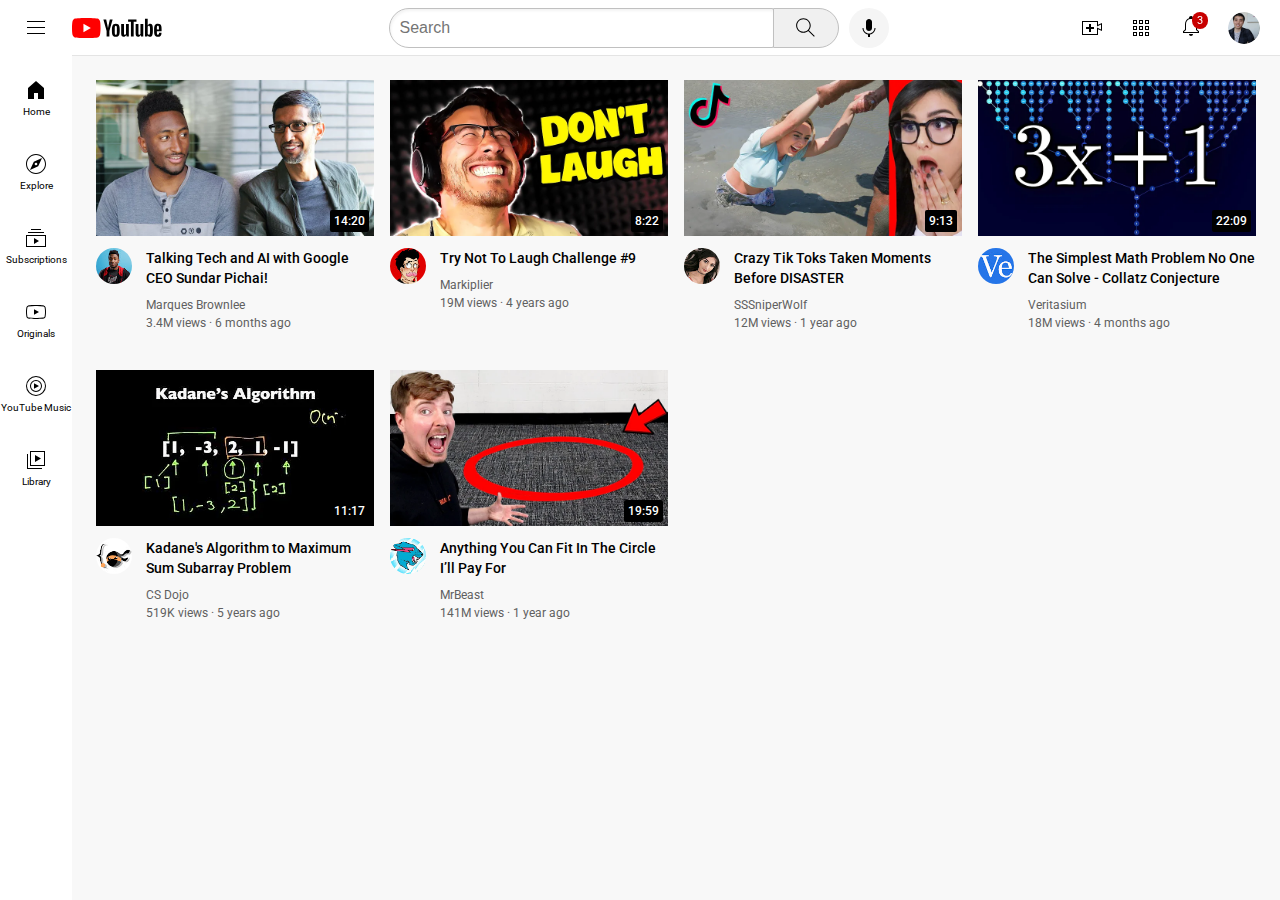
<file: youtube/index.html>
<!DOCTYPE html>
<html>
  <head>
    <title>YouTube.com Clone</title>

    <link rel="preconnect" href="https://fonts.googleapis.com">
    <link rel="preconnect" href="https://fonts.gstatic.com" crossorigin>
    <link href="https://fonts.googleapis.com/css2?family=Roboto:wght@400;500;700&display=swap" rel="stylesheet">

    <link rel="stylesheet" href="styles/general.css">
    <link rel="stylesheet" href="styles/header.css">
    <link rel="stylesheet" href="styles/video.css">
    <link rel="stylesheet" href="styles/sidebar.css">
  </head>
  <body>
    <header class="header">
      <div class="left-section">
        <img class="hamburger-menu" src="icons/hamburger-menu.svg">
        <img class="youtube-logo" src="icons/youtube-logo.svg">
      </div>
      <div class="middle-section">
        <input class="search-bar" type="text" placeholder="Search">
        <button class="search-button">
          <img class="search-icon" src="icons/search.svg">
          <div class="tooltip">Search</div>
        </button>
        <!-- Put position absolute inside position relative -->
        <button class="voice-search-button">
          <img class="voice-search-icon" src="icons/voice-search-icon.svg">
          <div class="tooltip">Search with your voice</div>
        </button>
      </div>
      <div class="right-section">
        <div class="upload-icon-container">
          <img class="upload-icon" src="icons/upload.svg">
          <div class="tooltip">Create</div>
        </div>
        <img class="youtube-apps-icon" src="icons/youtube-apps.svg">
        <div class="notifications-icon-container">
          <img class="notifications-icon" src="icons/notifications.svg">
          <div class="notifications-count">3</div>
        </div>
        <img class="current-user-picture" src="channel-pictures/my-channel.jpeg">
      </div>
    </header>

    <nav class="sidebar">
      <div class="sidebar-link">
        <img src="icons/home.svg">
        <div>Home</div>
      </div>
      <div class="sidebar-link">
        <img src="icons/explore.svg">
        <div>Explore</div>
      </div>
      <div class="sidebar-link">
        <img src="icons/subscriptions.svg">
        <div>Subscriptions</div>
      </div>
      <div class="sidebar-link">
        <img src="icons/originals.svg">
        <div>Originals</div>
      </div>
      <div class="sidebar-link">
        <img src="icons/youtube-music.svg">
        <div>YouTube Music</div>
      </div>
      <div class="sidebar-link">
        <img src="icons/library.svg">
        <div>Library</div>
      </div>
    </nav>

    <main>
      <section class="video-grid">
          <div class="video-preview">
            <div class="thumbnail-row">
              <img class="thumbnail" src="thumbnails/thumbnail-1.webp">
              <div class="video-time">14:20</div>
            </div>
            <div class="video-info-grid">
              <div class="channel-picture">
                <img class="profile-picture" src="channel-pictures/channel-1.jpeg">
              </div>
              <div class="video-info">
                <p class="video-title">
                  Talking Tech and AI with Google CEO Sundar Pichai!
                </p>
                <p class="video-author">
                  Marques Brownlee
                </p>
                <p class="video-stats">
                  3.4M views &#183; 6 months ago
                </p>
              </div>
            </div>
          </div>

        <div class="video-preview">
          <div class="thumbnail-row">
            <img class="thumbnail" src="thumbnails/thumbnail-2.webp">
            <div class="video-time">8:22</div>
          </div>
          <div class="video-info-grid">
            <div class="channel-picture">
              <img class="profile-picture" src="channel-pictures/channel-2.jpeg">
            </div>
            <div class="video-info">
              <p class="video-title">
                Try Not To Laugh Challenge #9
              </p>
              <p class="video-author">
                Markiplier
              </p>
              <p class="video-stats">
                19M views &#183; 4 years ago
              </p>
            </div>
          </div>
        </div>

        <div class="video-preview">
          <div class="thumbnail-row">
            <img class="thumbnail" src="thumbnails/thumbnail-3.webp">
            <div class="video-time">9:13</div>
          </div>
          <div class="video-info-grid">
            <div class="channel-picture">
              <img class="profile-picture" src="channel-pictures/channel-3.jpeg">
            </div>
            <div class="video-info">
              <p class="video-title">
                Crazy Tik Toks Taken Moments Before DISASTER
              </p>
              <p class="video-author">
                SSSniperWolf
              </p>
              <p class="video-stats">
                12M views &#183; 1 year ago
              </p>
            </div>
          </div>
        </div>

        <div class="video-preview">
          <div class="thumbnail-row">
            <img class="thumbnail" src="thumbnails/thumbnail-4.webp">
            <div class="video-time">22:09</div>
          </div>
          <div class="video-info-grid">
            <div class="channel-picture">
              <img class="profile-picture" src="channel-pictures/channel-4.jpeg">
            </div>
            <div class="video-info">
              <p class="video-title">
                The Simplest Math Problem No One Can Solve - Collatz Conjecture
              </p>
              <p class="video-author">
                Veritasium
              </p>
              <p class="video-stats">
                18M views &#183; 4 months ago
              </p>
            </div>
          </div>
        </div>

        <div class="video-preview">
          <div class="thumbnail-row">
            <img class="thumbnail" src="thumbnails/thumbnail-5.webp">
            <div class="video-time">11:17</div>
          </div>
          <div class="video-info-grid">
            <div class="channel-picture">
              <img class="profile-picture" src="channel-pictures/channel-5.jpeg">
            </div>
            <div class="video-info">
              <p class="video-title">
                Kadane's Algorithm to Maximum Sum Subarray Problem
              </p>
              <p class="video-author">
                CS Dojo
              </p>
              <p class="video-stats">
                519K views &#183; 5 years ago
              </p>
            </div>
          </div>
        </div>

        <div class="video-preview">
          <div class="thumbnail-row">
            <img class="thumbnail" src="thumbnails/thumbnail-6.webp">
            <div class="video-time">19:59</div>
          </div>
          <div class="video-info-grid">
            <div class="channel-picture">
              <img class="profile-picture" src="channel-pictures/channel-6.jpeg">
            </div>
            <div class="video-info">
              <p class="video-title">
                Anything You Can Fit In The Circle I’ll Pay For
              </p>
              <p class="video-author">
                MrBeast
              </p>
              <p class="video-stats">
                141M views &#183; 1 year ago
              </p>
            </div>
          </div>
        </div>
      </section>
    </main>
  </body>
</html>
</file>
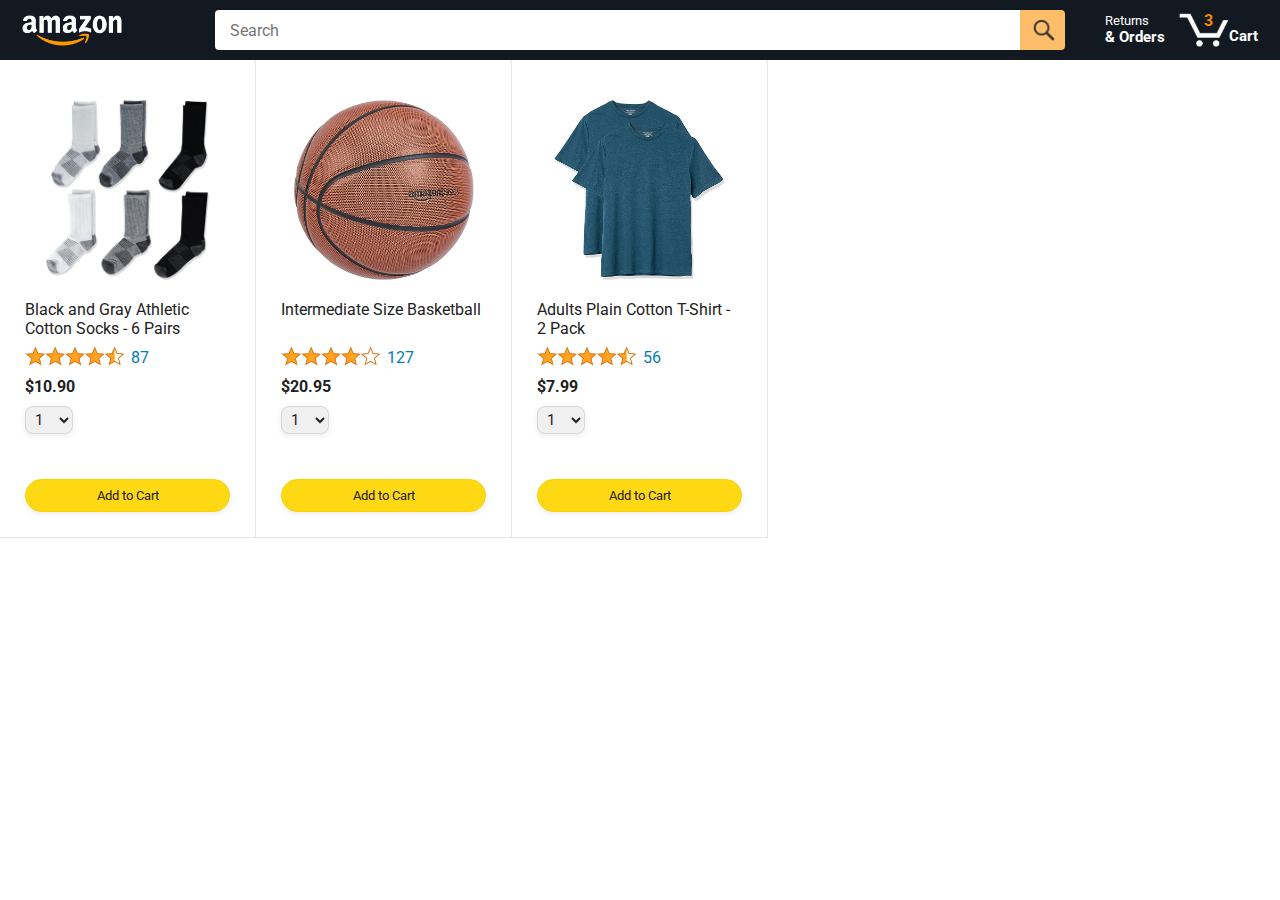
<file: javascript-amazon-project-main/amazon.html>
<!DOCTYPE html>
<html>
  <head>
    <title>Amazon Project</title>

    <!-- This code is needed for responsive design to work.
      (Responsive design = make the website look good on
      smaller screen sizes like a phone or a tablet). -->
    <meta name="viewport" content="width=device-width, initial-scale=1">

    <!-- Load a font called Roboto from Google Fonts. -->
    <link rel="preconnect" href="https://fonts.googleapis.com">
    <link rel="preconnect" href="https://fonts.gstatic.com" crossorigin>
    <link href="https://fonts.googleapis.com/css2?family=Roboto:wght@400;500;700&display=swap" rel="stylesheet">

    <!-- Here are the CSS files for this page. -->
    <link rel="stylesheet" href="styles/shared/general.css">
    <link rel="stylesheet" href="styles/shared/amazon-header.css">
    <link rel="stylesheet" href="styles/pages/amazon.css">
  </head>
  <body>
    <div class="amazon-header">
      <div class="amazon-header-left-section">
        <a href="amazon.html" class="header-link">
          <img class="amazon-logo"
            src="images/amazon-logo-white.png">
          <img class="amazon-mobile-logo"
            src="images/amazon-mobile-logo-white.png">
        </a>
      </div>

      <div class="amazon-header-middle-section">
        <input class="search-bar" type="text" placeholder="Search">

        <button class="search-button">
          <img class="search-icon" src="images/icons/search-icon.png">
        </button>
      </div>

      <div class="amazon-header-right-section">
        <a class="orders-link header-link" href="orders.html">
          <span class="returns-text">Returns</span>
          <span class="orders-text">& Orders</span>
        </a>

        <a class="cart-link header-link" href="checkout.html">
          <img class="cart-icon" src="images/icons/cart-icon.png">
          <div class="cart-quantity">3</div>
          <div class="cart-text">Cart</div>
        </a>
      </div>
    </div>
    
    <div class="main">
      <div class="products-grid">
        <div class="product-container">
          <div class="product-image-container">
            <img class="product-image"
              src="images/products/athletic-cotton-socks-6-pairs.jpg">
          </div>

          <div class="product-name limit-text-to-2-lines">
            Black and Gray Athletic Cotton Socks - 6 Pairs
          </div>

          <div class="product-rating-container">
            <img class="product-rating-stars"
              src="images/ratings/rating-45.png">
            <div class="product-rating-count link-primary">
              87
            </div>
          </div>

          <div class="product-price">
            $10.90
          </div>

          <div class="product-quantity-container">
            <select>
              <option selected value="1">1</option>
              <option value="2">2</option>
              <option value="3">3</option>
              <option value="4">4</option>
              <option value="5">5</option>
              <option value="6">6</option>
              <option value="7">7</option>
              <option value="8">8</option>
              <option value="9">9</option>
              <option value="10">10</option>
            </select>
          </div>

          <div class="product-spacer"></div>

          <div class="added-to-cart">
            <img src="images/icons/checkmark.png">
            Added
          </div>

          <button class="add-to-cart-button button-primary">
            Add to Cart
          </button>
        </div>

        <div class="product-container">
          <div class="product-image-container">
            <img class="product-image"
              src="images/products/intermediate-composite-basketball.jpg">
          </div>

          <div class="product-name limit-text-to-2-lines">
            Intermediate Size Basketball
          </div>

          <div class="product-rating-container">
            <img class="product-rating-stars"
              src="images/ratings/rating-40.png">
            <div class="product-rating-count link-primary">
              127
            </div>
          </div>

          <div class="product-price">
            $20.95
          </div>

          <div class="product-quantity-container">
            <select>
              <option selected value="1">1</option>
              <option value="2">2</option>
              <option value="3">3</option>
              <option value="4">4</option>
              <option value="5">5</option>
              <option value="6">6</option>
              <option value="7">7</option>
              <option value="8">8</option>
              <option value="9">9</option>
              <option value="10">10</option>
            </select>
          </div>

          <div class="product-spacer"></div>

          <div class="added-to-cart">
            <img src="images/icons/checkmark.png">
            Added
          </div>

          <button class="add-to-cart-button button-primary">
            Add to Cart
          </button>
        </div>

        <div class="product-container">
          <div class="product-image-container">
            <img class="product-image"
              src="images/products/adults-plain-cotton-tshirt-2-pack-teal.jpg">
          </div>

          <div class="product-name limit-text-to-2-lines">
            Adults Plain Cotton T-Shirt - 2 Pack
          </div>

          <div class="product-rating-container">
            <img class="product-rating-stars"
              src="images/ratings/rating-45.png">
            <div class="product-rating-count link-primary">
              56
            </div>
          </div>

          <div class="product-price">
            $7.99
          </div>

          <div class="product-quantity-container">
            <select>
              <option selected value="1">1</option>
              <option value="2">2</option>
              <option value="3">3</option>
              <option value="4">4</option>
              <option value="5">5</option>
              <option value="6">6</option>
              <option value="7">7</option>
              <option value="8">8</option>
              <option value="9">9</option>
              <option value="10">10</option>
            </select>
          </div>

          <div class="product-spacer"></div>

          <div class="added-to-cart">
            <img src="images/icons/checkmark.png">
            Added
          </div>

          <button class="add-to-cart-button button-primary">
            Add to Cart
          </button>
        </div>
      </div>
    </div>
  </body>
</html>
</file>
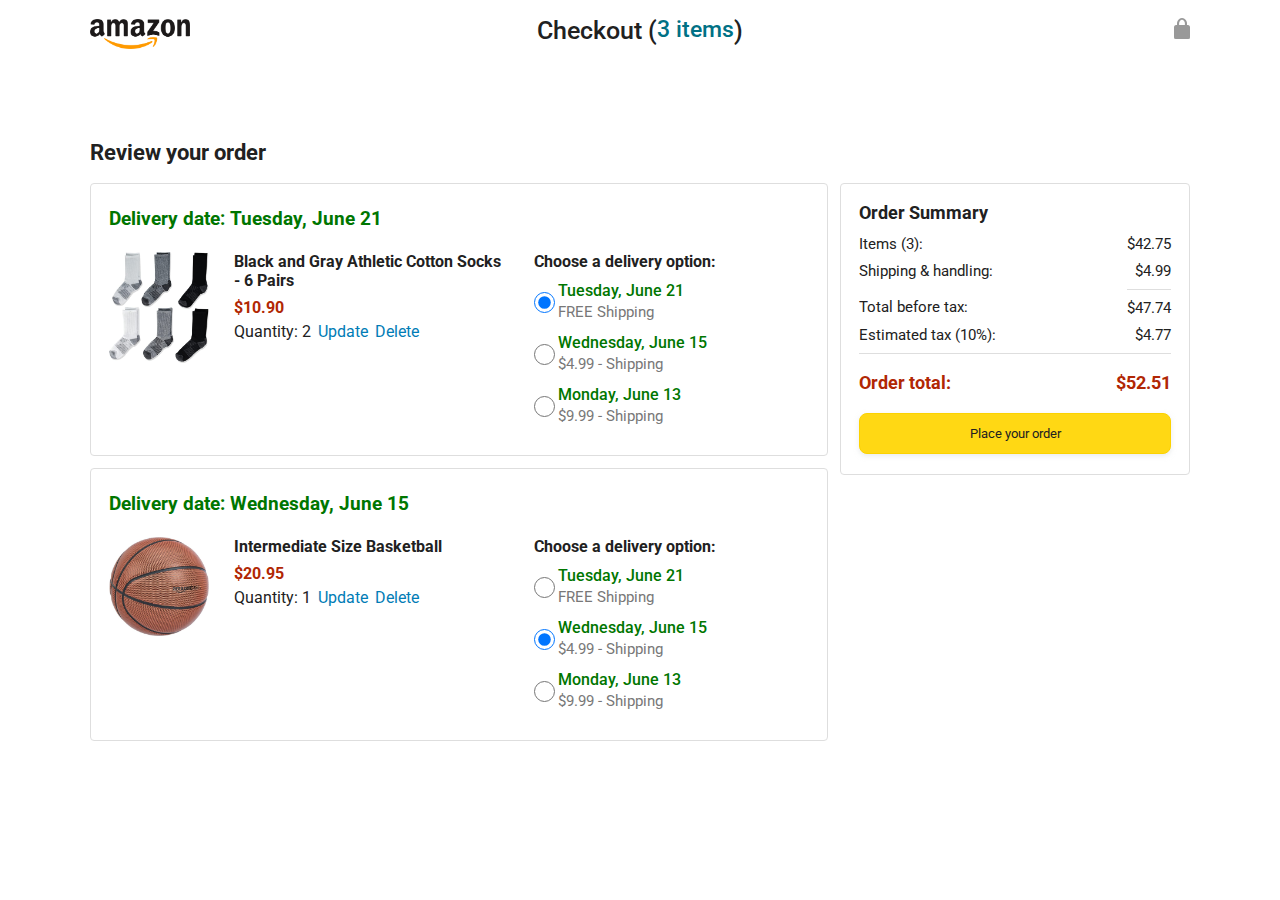
<file: javascript-amazon-project-main/checkout.html>
<!DOCTYPE html>
<html>
  <head>
    <title>Checkout</title>

    <!-- This code is needed for responsive design to work.
      (Responsive design = make the website look good on
      smaller screen sizes like a phone or a tablet). -->
    <meta name="viewport" content="width=device-width, initial-scale=1">

    <!-- Load a font called Roboto from Google Fonts. -->
    <link rel="preconnect" href="https://fonts.googleapis.com">
    <link rel="preconnect" href="https://fonts.gstatic.com" crossorigin>
    <link href="https://fonts.googleapis.com/css2?family=Roboto:wght@400;500;700&display=swap" rel="stylesheet">

    <!-- Here are the CSS files for this page. -->
    <link rel="stylesheet" href="styles/shared/general.css">
    <link rel="stylesheet" href="styles/pages/checkout/checkout-header.css">
    <link rel="stylesheet" href="styles/pages/checkout/checkout.css">
  </head>
  <body>
    <div class="checkout-header">
      <div class="header-content">
        <div class="checkout-header-left-section">
          <a href="amazon.html">
            <img class="amazon-logo" src="images/amazon-logo.png">
            <img class="amazon-mobile-logo" src="images/amazon-mobile-logo.png">
          </a>
        </div>

        <div class="checkout-header-middle-section">
          Checkout (<a class="return-to-home-link"
            href="amazon.html">3 items</a>)
        </div>

        <div class="checkout-header-right-section">
          <img src="images/icons/checkout-lock-icon.png">
        </div>
      </div>
    </div>

    <div class="main">
      <div class="page-title">Review your order</div>

      <div class="checkout-grid">
        <div class="order-summary">
          <div class="cart-item-container">
            <div class="delivery-date">
              Delivery date: Tuesday, June 21
            </div>

            <div class="cart-item-details-grid">
              <img class="product-image"
                src="images/products/athletic-cotton-socks-6-pairs.jpg">

              <div class="cart-item-details">
                <div class="product-name">
                  Black and Gray Athletic Cotton Socks - 6 Pairs
                </div>
                <div class="product-price">
                  $10.90
                </div>
                <div class="product-quantity">
                  <span>
                    Quantity: <span class="quantity-label">2</span>
                  </span>
                  <span class="update-quantity-link link-primary">
                    Update
                  </span>
                  <span class="delete-quantity-link link-primary">
                    Delete
                  </span>
                </div>
              </div>

              <div class="delivery-options">
                <div class="delivery-options-title">
                  Choose a delivery option:
                </div>
                <div class="delivery-option">
                  <input type="radio" checked
                    class="delivery-option-input"
                    name="delivery-option-1">
                  <div>
                    <div class="delivery-option-date">
                      Tuesday, June 21
                    </div>
                    <div class="delivery-option-price">
                      FREE Shipping
                    </div>
                  </div>
                </div>
                <div class="delivery-option">
                  <input type="radio"
                    class="delivery-option-input"
                    name="delivery-option-1">
                  <div>
                    <div class="delivery-option-date">
                      Wednesday, June 15
                    </div>
                    <div class="delivery-option-price">
                      $4.99 - Shipping
                    </div>
                  </div>
                </div>
                <div class="delivery-option">
                  <input type="radio"
                    class="delivery-option-input"
                    name="delivery-option-1">
                  <div>
                    <div class="delivery-option-date">
                      Monday, June 13
                    </div>
                    <div class="delivery-option-price">
                      $9.99 - Shipping
                    </div>
                  </div>
                </div>
              </div>
            </div>
          </div>

          <div class="cart-item-container">
            <div class="delivery-date">
              Delivery date: Wednesday, June 15
            </div>

            <div class="cart-item-details-grid">
              <img class="product-image"
                src="images/products/intermediate-composite-basketball.jpg">

              <div class="cart-item-details">
                <div class="product-name">
                  Intermediate Size Basketball
                </div>
                <div class="product-price">
                  $20.95
                </div>
                <div class="product-quantity">
                  <span>
                    Quantity: <span class="quantity-label">1</span>
                  </span>
                  <span class="update-quantity-link link-primary">
                    Update
                  </span>
                  <span class="delete-quantity-link link-primary">
                    Delete
                  </span>
                </div>
              </div>

              <div class="delivery-options">
                <div class="delivery-options-title">
                  Choose a delivery option:
                </div>

                <div class="delivery-option">
                  <input type="radio" class="delivery-option-input"
                    name="delivery-option-2">
                  <div>
                    <div class="delivery-option-date">
                      Tuesday, June 21
                    </div>
                    <div class="delivery-option-price">
                      FREE Shipping
                    </div>
                  </div>
                </div>
                <div class="delivery-option">
                  <input type="radio" checked class="delivery-option-input"
                    name="delivery-option-2">
                  <div>
                    <div class="delivery-option-date">
                      Wednesday, June 15
                    </div>
                    <div class="delivery-option-price">
                      $4.99 - Shipping
                    </div>
                  </div>
                </div>
                <div class="delivery-option">
                  <input type="radio" class="delivery-option-input"
                    name="delivery-option-2">
                  <div>
                    <div class="delivery-option-date">
                      Monday, June 13
                    </div>
                    <div class="delivery-option-price">
                      $9.99 - Shipping
                    </div>
                  </div>
                </div>
              </div>
            </div>
          </div>
        </div>

        <div class="payment-summary">
          <div class="payment-summary-title">
            Order Summary
          </div>

          <div class="payment-summary-row">
            <div>Items (3):</div>
            <div class="payment-summary-money">$42.75</div>
          </div>

          <div class="payment-summary-row">
            <div>Shipping &amp; handling:</div>
            <div class="payment-summary-money">$4.99</div>
          </div>

          <div class="payment-summary-row subtotal-row">
            <div>Total before tax:</div>
            <div class="payment-summary-money">$47.74</div>
          </div>

          <div class="payment-summary-row">
            <div>Estimated tax (10%):</div>
            <div class="payment-summary-money">$4.77</div>
          </div>

          <div class="payment-summary-row total-row">
            <div>Order total:</div>
            <div class="payment-summary-money">$52.51</div>
          </div>

          <button class="place-order-button button-primary">
            Place your order
          </button>
        </div>
      </div>
    </div>
  </body>
</html>
</file>
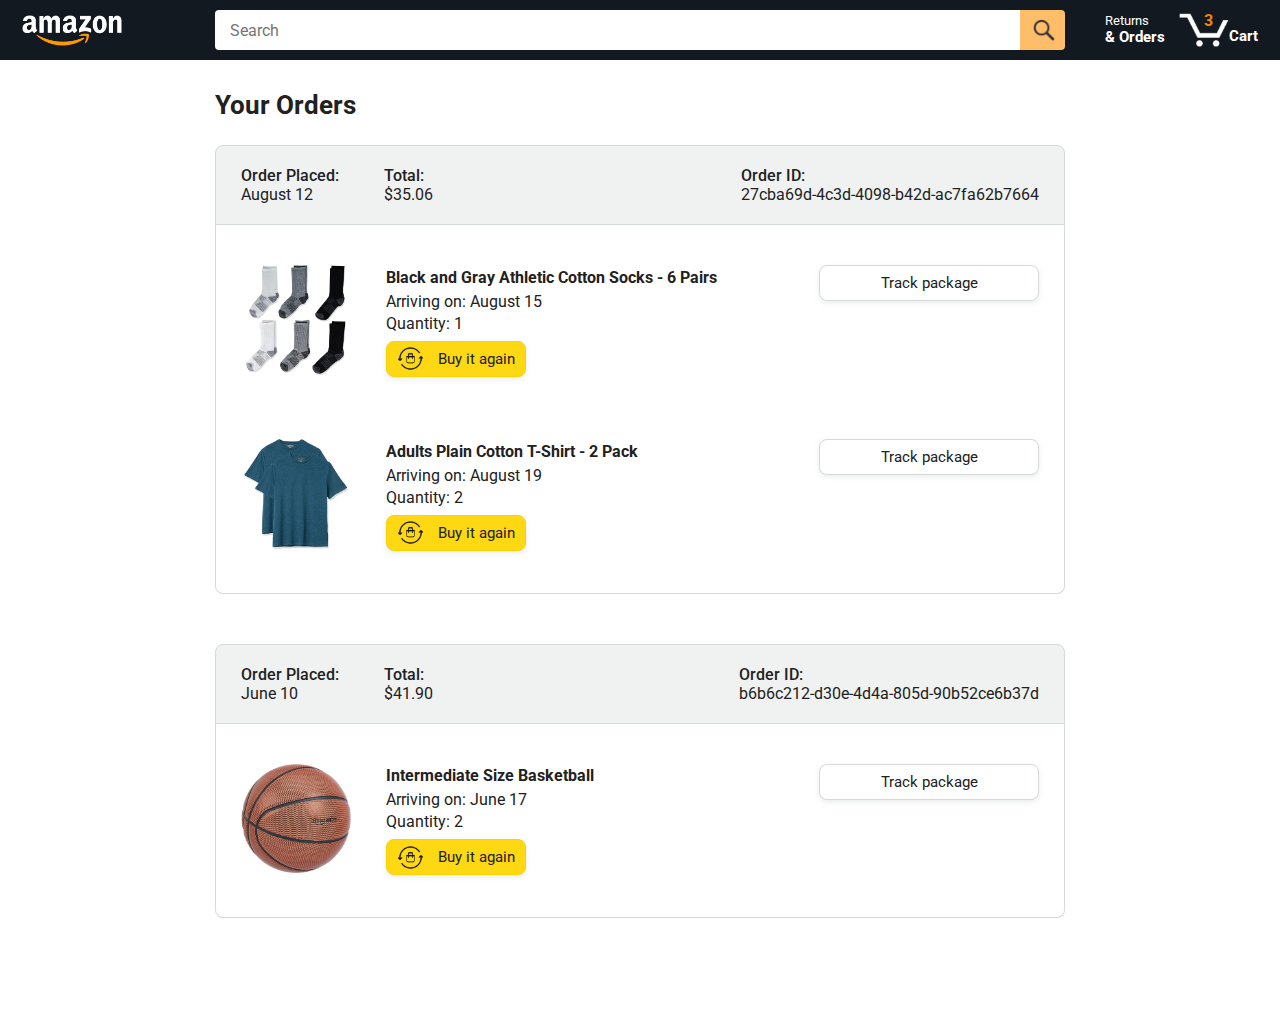
<file: javascript-amazon-project-main/orders.html>
<!DOCTYPE html>
<html>
  <head>
    <title>Orders</title>

    <!-- This code is needed for responsive design to work.
      (Responsive design = make the website look good on
      smaller screen sizes like a phone or a tablet). -->
    <meta name="viewport" content="width=device-width, initial-scale=1">

    <!-- Load a font called Roboto from Google Fonts. -->
    <link rel="preconnect" href="https://fonts.googleapis.com">
    <link rel="preconnect" href="https://fonts.gstatic.com" crossorigin>
    <link href="https://fonts.googleapis.com/css2?family=Roboto:wght@400;500;700&display=swap" rel="stylesheet">

    <!-- Here are the CSS files for this page. -->
    <link rel="stylesheet" href="styles/shared/general.css">
    <link rel="stylesheet" href="styles/shared/amazon-header.css">
    <link rel="stylesheet" href="styles/pages/orders.css">
  </head>
  <body>
    <div class="amazon-header">
      <div class="amazon-header-left-section">
        <a href="amazon.html" class="header-link">
          <img class="amazon-logo"
            src="images/amazon-logo-white.png">
          <img class="amazon-mobile-logo"
            src="images/amazon-mobile-logo-white.png">
        </a>
      </div>

      <div class="amazon-header-middle-section">
        <input class="search-bar" type="text" placeholder="Search">

        <button class="search-button">
          <img class="search-icon" src="images/icons/search-icon.png">
        </button>
      </div>

      <div class="amazon-header-right-section">
        <a class="orders-link header-link" href="orders.html">
          <span class="returns-text">Returns</span>
          <span class="orders-text">& Orders</span>
        </a>

        <a class="cart-link header-link" href="checkout.html">
          <img class="cart-icon" src="images/icons/cart-icon.png">
          <div class="cart-quantity">3</div>
          <div class="cart-text">Cart</div>
        </a>
      </div>
    </div>

    <div class="main">
      <div class="page-title">Your Orders</div>

      <div class="orders-grid">
        <div class="order-container">
          
          <div class="order-header">
            <div class="order-header-left-section">
              <div class="order-date">
                <div class="order-header-label">Order Placed:</div>
                <div>August 12</div>
              </div>
              <div class="order-total">
                <div class="order-header-label">Total:</div>
                <div>$35.06</div>
              </div>
            </div>

            <div class="order-header-right-section">
              <div class="order-header-label">Order ID:</div>
              <div>27cba69d-4c3d-4098-b42d-ac7fa62b7664</div>
            </div>
          </div>

          <div class="order-details-grid">
            <div class="product-image-container">
              <img src="images/products/athletic-cotton-socks-6-pairs.jpg">
            </div>

            <div class="product-details">
              <div class="product-name">
                Black and Gray Athletic Cotton Socks - 6 Pairs
              </div>
              <div class="product-delivery-date">
                Arriving on: August 15
              </div>
              <div class="product-quantity">
                Quantity: 1
              </div>
              <button class="buy-again-button button-primary">
                <img class="buy-again-icon" src="images/icons/buy-again.png">
                <span class="buy-again-message">Buy it again</span>
              </button>
            </div>

            <div class="product-actions">
              <a href="tracking.html">
                <button class="track-package-button button-secondary">
                  Track package
                </button>
              </a>
            </div>

            <div class="product-image-container">
              <img src="images/products/adults-plain-cotton-tshirt-2-pack-teal.jpg">
            </div>

            <div class="product-details">
              <div class="product-name">
                Adults Plain Cotton T-Shirt - 2 Pack
              </div>
              <div class="product-delivery-date">
                Arriving on: August 19
              </div>
              <div class="product-quantity">
                Quantity: 2
              </div>
              <button class="buy-again-button button-primary">
                <img class="buy-again-icon" src="images/icons/buy-again.png">
                <span class="buy-again-message">Buy it again</span>
              </button>
            </div>

            <div class="product-actions">
              <a href="tracking.html">
                <button class="track-package-button button-secondary">
                  Track package
                </button>
              </a>
            </div>
          </div>
        </div>

        <div class="order-container">

          <div class="order-header">
            <div class="order-header-left-section">
              <div class="order-date">
                <div class="order-header-label">Order Placed:</div>
                <div>June 10</div>
              </div>
              <div class="order-total">
                <div class="order-header-label">Total:</div>
                <div>$41.90</div>
              </div>
            </div>

            <div class="order-header-right-section">
              <div class="order-header-label">Order ID:</div>
              <div>b6b6c212-d30e-4d4a-805d-90b52ce6b37d</div>
            </div>
          </div>

          <div class="order-details-grid">
            <div class="product-image-container">
              <img src="images/products/intermediate-composite-basketball.jpg">
            </div>

            <div class="product-details">
              <div class="product-name">
                Intermediate Size Basketball
              </div>
              <div class="product-delivery-date">
                Arriving on: June 17
              </div>
              <div class="product-quantity">
                Quantity: 2
              </div>
              <button class="buy-again-button button-primary">
                <img class="buy-again-icon" src="images/icons/buy-again.png">
                <span class="buy-again-message">Buy it again</span>
              </button>
            </div>

            <div class="product-actions">
              <a href="tracking.html">
                <button class="track-package-button button-secondary">
                  Track package
                </button>
              </a>
            </div>
          </div>
        </div>
      </div>
    </div>
  </body>
</html>
</file>
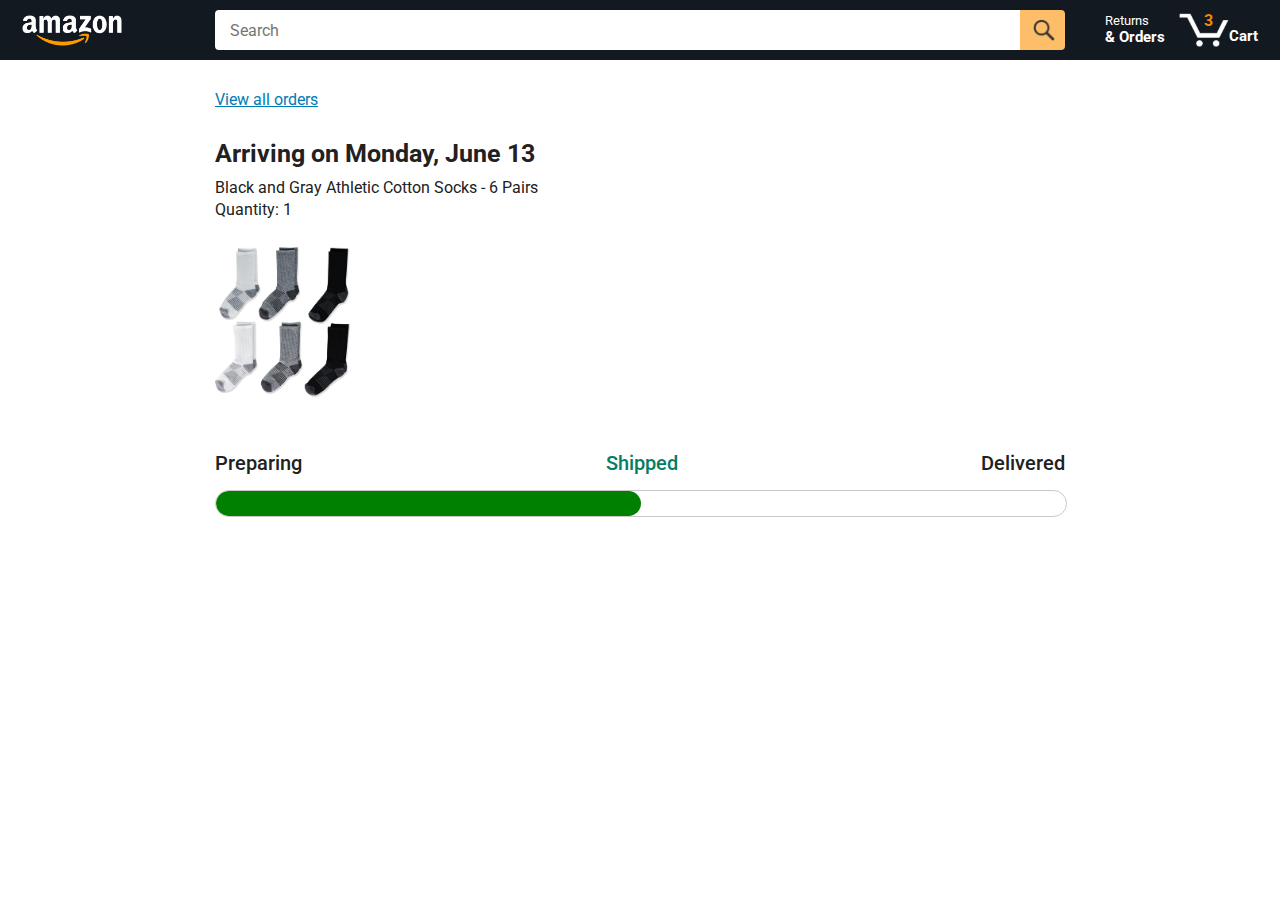
<file: javascript-amazon-project-main/tracking.html>
<!DOCTYPE html>
<html>
  <head>
    <title>Tracking</title>

    <!-- This code is needed for responsive design to work.
      (Responsive design = make the website look good on
      smaller screen sizes like a phone or a tablet). -->
    <meta name="viewport" content="width=device-width, initial-scale=1">

    <!-- Load a font called Roboto from Google Fonts. -->
    <link rel="preconnect" href="https://fonts.googleapis.com">
    <link rel="preconnect" href="https://fonts.gstatic.com" crossorigin>
    <link href="https://fonts.googleapis.com/css2?family=Roboto:wght@400;500;700&display=swap" rel="stylesheet">

    <!-- Here are the CSS files for this page. -->
    <link rel="stylesheet" href="styles/shared/general.css">
    <link rel="stylesheet" href="styles/shared/amazon-header.css">
    <link rel="stylesheet" href="styles/pages/tracking.css">
  </head>
  <body>
    <div class="amazon-header">
      <div class="amazon-header-left-section">
        <a href="amazon.html" class="header-link">
          <img class="amazon-logo"
            src="images/amazon-logo-white.png">
          <img class="amazon-mobile-logo"
            src="images/amazon-mobile-logo-white.png">
        </a>
      </div>

      <div class="amazon-header-middle-section">
        <input class="search-bar" type="text" placeholder="Search">

        <button class="search-button">
          <img class="search-icon" src="images/icons/search-icon.png">
        </button>
      </div>

      <div class="amazon-header-right-section">
        <a class="orders-link header-link" href="orders.html">
          <span class="returns-text">Returns</span>
          <span class="orders-text">& Orders</span>
        </a>

        <a class="cart-link header-link" href="checkout.html">
          <img class="cart-icon" src="images/icons/cart-icon.png">
          <div class="cart-quantity">3</div>
          <div class="cart-text">Cart</div>
        </a>
      </div>
    </div>

    <div class="main">
      <div class="order-tracking">
        <a class="back-to-orders-link link-primary" href="orders.html">
          View all orders
        </a>

        <div class="delivery-date">
          Arriving on Monday, June 13
        </div>

        <div class="product-info">
          Black and Gray Athletic Cotton Socks - 6 Pairs
        </div>

        <div class="product-info">
          Quantity: 1
        </div>

        <img class="product-image" src="images/products/athletic-cotton-socks-6-pairs.jpg">

        <div class="progress-labels-container">
          <div class="progress-label">
            Preparing
          </div>
          <div class="progress-label current-status">
            Shipped
          </div>
          <div class="progress-label">
            Delivered
          </div>
        </div>

        <div class="progress-bar-container">
          <div class="progress-bar"></div>
        </div>
      </div>
    </div>
  </body>
</html>
</file>
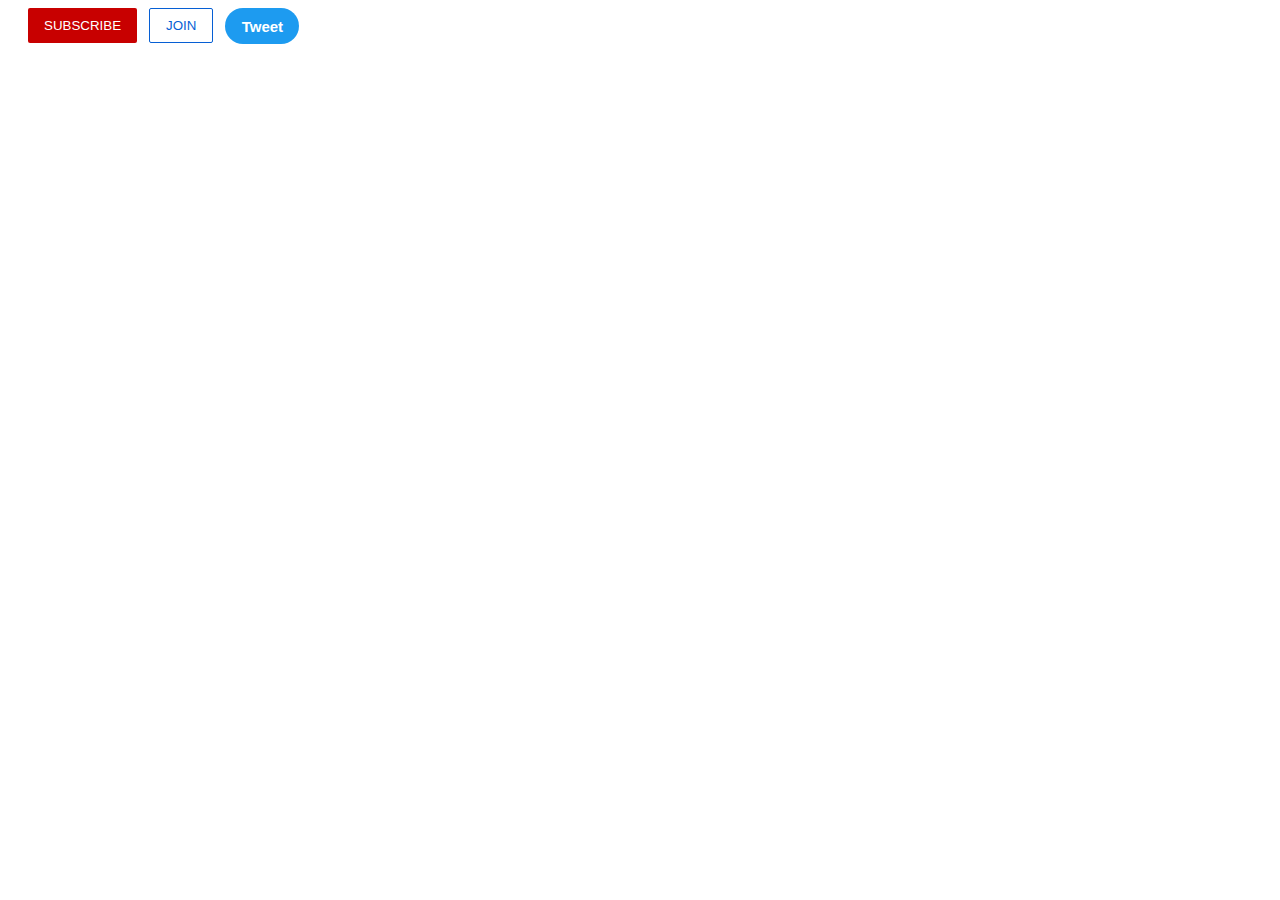
<file: youtube/intro-to-html/buttons.html>
<!DOCTYPE html>
<html>
  <head>
    <title>Buttons Practice</title>
    <link rel="stylesheet" href="styles/buttons.css">
  </head>
  <body>
    <button class="subscribe-button">
      SUBSCRIBE
    </button>

    <button class="join-button">
      JOIN
    </button>

    <button class="tweet-button">
      Tweet
    </button>
  </body>
</html>
</file>
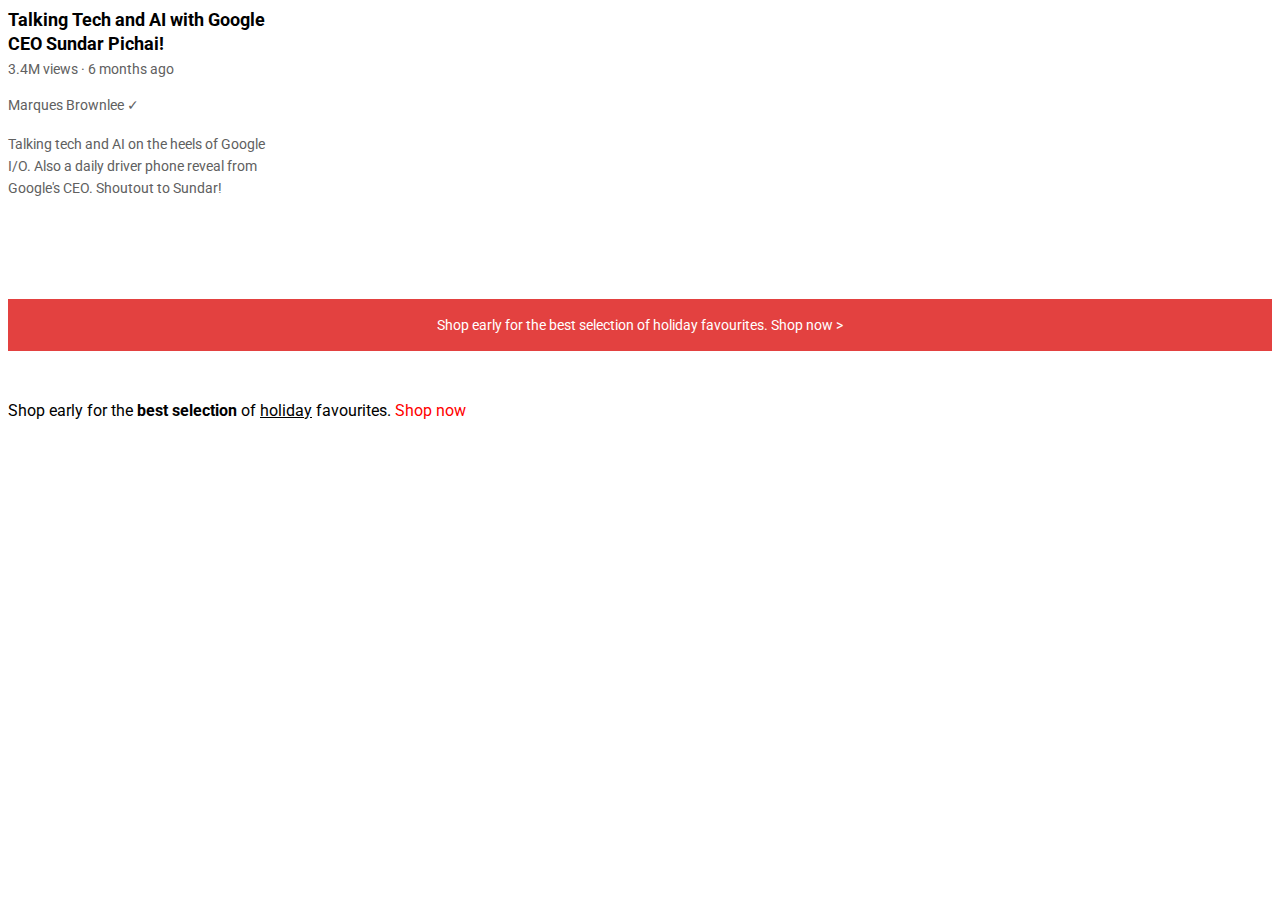
<file: youtube/intro-to-html/text.html>
<!DOCTYPE html>
<html>
  <head>
    <title>Text Practice</title>

    <link rel="preconnect" href="https://fonts.googleapis.com">
    <link rel="preconnect" href="https://fonts.gstatic.com" crossorigin>
    <link href="https://fonts.googleapis.com/css2?family=Roboto:wght@400;700&display=swap" rel="stylesheet">

    <link rel="stylesheet" href="styles/text.css">
  </head>
  <body>
    <p class="video-title">
      Talking Tech and AI with Google CEO Sundar Pichai!
    </p>

    <p class="video-stats">
      3.4M views &#183; 6 months ago
    </p>

    <p class="video-author">
      Marques Brownlee &#10003;
    </p>

    <p class="video-description">
      Talking tech and AI on the heels of Google I/O. Also a daily driver phone reveal from Google's CEO. Shoutout to Sundar!
    </p>

    <p class="apple-text">
      Shop early for the best selection of holiday favourites. <span class="shop-link">Shop now &#62;</span>
    </p>

    <p>
      Shop early for the <strong>best selection</strong> of <u>holiday</u> favourites. <span class="span-example">Shop now</span>
    </p>
  </body>
</html>
</file>
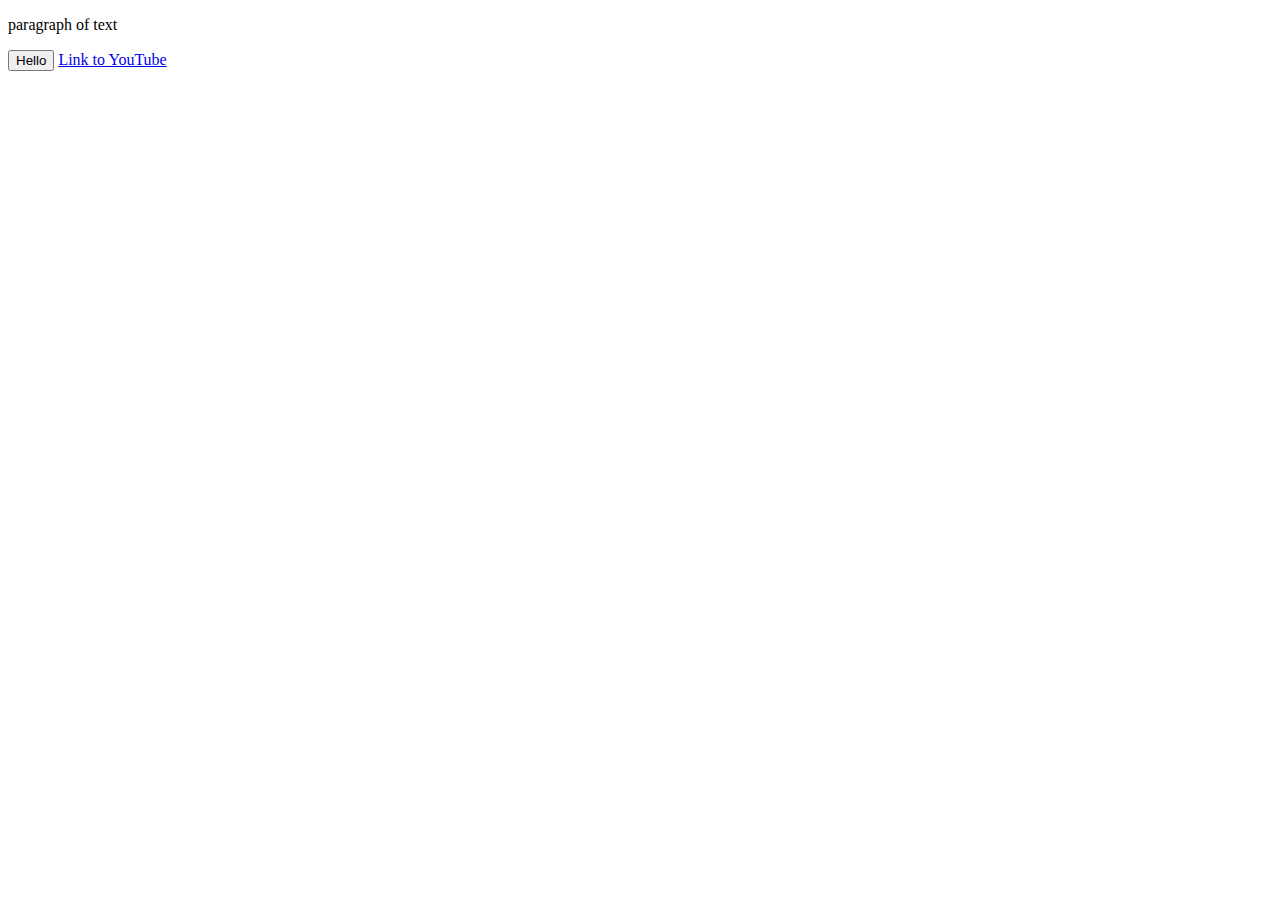
<file: youtube/intro-to-html/website.html>
<!DOCTYPE html>
<html>
  <head>
    <title>First Website</title>
  </head>
  <body>
    <p>
      paragraph of text
    </p>

    <button>
      Hello
    </button>

    <a href="https://www.youtube.com/" target="blank">
      Link to YouTube
    </a>
  </body>
</html>
</file>
<file: youtube/styles/general.css>
p {
  margin-top: 0;
  margin-bottom: 0;

}

body {
  /* This style below will be inherited */
  font-family: Roboto, Arial;
  margin: 0;
  padding-top: 80px;
  padding-left: 96px;
  padding-right: 24px;
  background-color: rgb(248, 248, 248);
}
</file>
<file: youtube/styles/header.css>
.header {
  height: 55px;

  display: flex;
  flex-direction: row;
  justify-content: space-between;

  position: fixed;
  top: 0;
  left: 0;
  right: 0;
  z-index: 100;

  background-color: white;
  border-bottom-width: 1px;
  border-bottom-style: solid;
  border-bottom-color: rgb(228, 228, 228);
}

.left-section {
  display: flex;
  align-items: center;
}

.hamburger-menu {
  height: 24px;
  margin-left: 24px;
  margin-right: 24px;
  
}

.youtube-logo {
  height: 20px;
}

.middle-section {
  flex: 1;
  margin-left: 70px;
  margin-right: 35px;
  max-width: 500px;
  display: flex;
  align-items: center;
}

.search-bar {
  flex: 1;
  height: 36px;
  padding-left: 10px;
  font-size: 16px;
  border: 1px solid rgb(192, 192, 192);
  border-radius: 2px;
  box-shadow: inset 1px 2px 3px rgba(0, 0, 0, 0.05);
  width: 0;
  border-top-left-radius: 20px;
  border-bottom-left-radius: 20px;
}

.search-bar::placeholder {
  font-size: 16px;
}

.search-button {
  height: 40px;
  width: 66px;
  background-color: rgb(240, 240, 240);
  border-width: 1px;
  border-style: solid;
  border-color: rgb(192, 192, 192);
  margin-left: -1px;
  margin-right: 10px;
  border-top-right-radius: 20px;
  border-bottom-right-radius: 20px;
}

.search-button,
.voice-search-button,
.upload-icon-container {
  display: flex;
  justify-content: center;
  align-items: center;
  position: relative;
}

.search-button .tooltip,
.voice-search-button .tooltip,
.upload-icon-container .tooltip {
  position: absolute;
  background-color: gray;
  color: white;
  padding-top: 4px;
  padding-bottom: 4px;
  padding-left: 8px;
  padding-right: 8px;
  border-radius: 2px;
  font-size: 12px;
  bottom: -30px;
  opacity: 0;
  transition: opacity 0.15s;
  pointer-events: none;
  white-space: nowrap;
}

.search-button:hover .tooltip,
.voice-search-button:hover .tooltip,
.upload-icon-container:hover .tooltip {
  opacity: 1;
}

.search-icon {
  height: 25px;
}

.voice-search-button {
  height: 40px;
  width: 40px;
  border-radius: 20px;
  border: none;
  background-color: rgb(245, 245, 245);
}

.voice-search-icon {
  height: 24px;
}

.right-section {
  width: 180px;
  margin-right: 20px;
  display: flex;
  align-items: center;
  justify-content: space-between;
  flex-shrink: 0;
}

.upload-icon {
  height: 24px;
}

.youtube-apps-icon {
  height: 24px;
}

.notifications-icon {
  height: 24px;
}

.notifications-icon-container {
  position: relative;
}

.notifications-count {
  position: absolute;
  top: -2px;
  right: -5px;
  background-color: rgb(200, 0, 0);
  color: white;
  font-size: 11px;
  padding-left: 5px;
  padding-right: 5px;
  padding-top: 2px;
  padding-bottom: 2px;
  border-radius: 10px;
}

.current-user-picture {
  height: 32px;
  border-radius: 16px;
}
</file>
<file: youtube/styles/video.css>
.thumbnail {
  width: 100%;
}

.video-title {
  margin-top: 0;
  font-size: 14px;
  font-weight: 500;
  line-height: 20px;
  margin-bottom: 10px;
}

.video-info-grid {
  display: grid;
  grid-template-columns: 50px 1fr;
}

.profile-picture {
  width: 36px;
  border-radius: 50px;
}

.thumbnail-row {
  margin-bottom: 8px;
  position: relative;
}

.video-author,
.video-stats {
  font-size: 12px;
  color: rgb(96, 96, 96);
}

.video-author {
  margin-bottom: 4px;
}

.video-grid {
  display: grid;
  grid-template-columns: 1fr 1fr 1fr;
  column-gap: 16px;
  row-gap: 40px;
}

@media (max-width: 750px) {
  .video-grid {
    grid-template-columns: 1fr 1fr;
  }
}

@media (min-width: 751px) and (max-width: 999px) {
  .video-grid {
    grid-template-columns: 1fr 1fr 1fr;
  }
}

@media (min-width: 1000px) {
  .video-grid {
    grid-template-columns: 1fr 1fr 1fr 1fr;
  }
}

.video-time {
  font-size: 12px;
  font-weight: 500;
  padding: 4px;
  border-radius: 2px;
  background-color: black;
  color: white;
  position: absolute;
  bottom: 8px;
  right: 5px;
}
</file>
<file: youtube/styles/sidebar.css>
.sidebar {
  position: fixed;
  left: 0;
  bottom: 0;
  top: 55px;
  background-color: white;
  width: 72px;
  z-index: 200;
  padding-top: 5px;
}

.sidebar-link {
  height: 74px;
  display: flex;
  justify-content: center;
  align-items: center;
  flex-direction: column;
  cursor: pointer;
}

.sidebar-link:hover {
  background-color: rgb(235, 235, 235);
}

.sidebar-link img {
  height: 24px;
  margin-bottom: 4px;
}

.sidebar-link div {
  font-size: 10px;
}
</file>
<file: javascript-amazon-project-main/styles/shared/general.css>
body {
  font-family: Roboto, Arial;
  color: rgb(33, 33, 33);
  /* The <body> element has a default margin of 8px
     on all sides. This removes the default margins. */
  margin: 0;
}

/* <p> elements have a default margin on the top
   and bottom. This removes the default margins. */
p {
  margin: 0;
}

button {
  cursor: pointer;
}

select {
  cursor: pointer;
}

input, select, button {
  font-family: Roboto, Arial;
}

.button-primary {
  color: rgb(33, 33, 33);
  background-color: rgb(255, 216, 20);
  border: 1px solid rgb(252, 210, 0);
  border-radius: 8px;
  cursor: pointer;
  box-shadow: 0 2px 5px rgba(213, 217, 217, 0.5);
}

.button-primary:hover {
  background-color: rgb(247, 202, 0);
  border: 1px solid rgb(242, 194, 0);
}

.button-primary:active {
  background: rgb(255, 216, 20);
  border-color: rgb(252, 210, 0);
  box-shadow: none;
}

.button-secondary {
  color: rgb(33, 33, 33);
  background: white;
  border: 1px solid rgb(213, 217, 217);
  border-radius: 8px;
  cursor: pointer;
  box-shadow: 0 2px 5px rgba(213, 217, 217, 0.5);
}

.button-secondary:hover {
  background-color: rgb(247, 250, 250);
}

.button-secondary:active {
  background-color: rgb(237, 253, 255);
  box-shadow: none;
}

/* These styles will limit text to 2 lines. Anything
   beyond 2 lines will be replaced with "..."
   You can find this code by using an A.I. tool or by
   searching in Google.
   https://css-tricks.com/almanac/properties/l/line-clamp/ */
.limit-text-to-2-lines {
  display: -webkit-box;
  -webkit-line-clamp: 2;
  -webkit-box-orient: vertical;
  overflow: hidden;
}

.link-primary {
  color: rgb(1, 124, 182);
  cursor: pointer;
}

.link-primary:hover {
  color: rgb(196, 80, 0);
}

/* Styles for dropdown selectors. */
select {
  color: rgb(33, 33, 33);
  background-color: rgb(240, 240, 240);
  border: 1px solid rgb(213, 217, 217);
  border-radius: 8px;
  padding: 3px 5px;
  font-size: 15px;
  cursor: pointer;
  box-shadow: 0 2px 5px rgba(213, 217, 217, 0.5);
}

select:focus,
input:focus {
  outline: 2px solid rgb(255, 153, 0);
}
</file>
<file: javascript-amazon-project-main/styles/shared/amazon-header.css>
.amazon-header {
  background-color: rgb(19, 25, 33);
  color: white;
  padding-left: 15px;
  padding-right: 15px;

  display: flex;
  align-items: center;
  justify-content: space-between;

  position: fixed;
  top: 0;
  left: 0;
  right: 0;
  height: 60px;
}

.amazon-header-left-section {
  width: 180px;
}

@media (max-width: 800px) {
  .amazon-header-left-section {
    width: unset;
  }
}

.header-link {
  display: inline-block;
  padding: 6px;
  border-radius: 2px;
  cursor: pointer;
  text-decoration: none;
  border: 1px solid rgba(0, 0, 0, 0);
}

.header-link:hover {
  border: 1px solid white;
}

.amazon-logo {
  width: 100px;
  margin-top: 5px;
}

.amazon-mobile-logo {
  display: none;
}

@media (max-width: 575px) {
  .amazon-logo {
    display: none;
  }

  .amazon-mobile-logo {
    display: block;
    height: 35px;
    margin-top: 5px;
  }
}

.amazon-header-middle-section {
  flex: 1;
  max-width: 850px;
  margin-left: 10px;
  margin-right: 10px;
  display: flex;
}

.search-bar {
  flex: 1;
  width: 0;
  font-size: 16px;
  height: 38px;
  padding-left: 15px;
  border: none;
  border-top-left-radius: 4px;
  border-bottom-left-radius: 4px;
  border-top-right-radius: 0;
  border-bottom-right-radius: 0;
}

.search-button {
  background-color: rgb(254, 189, 105);
  border: none;
  width: 45px;
  height: 40px;
  border-top-right-radius: 4px;
  border-bottom-right-radius: 4px;
  flex-shrink: 0;
}

.search-icon {
  height: 22px;
  margin-left: 2px;
  margin-top: 3px;
}

.amazon-header-right-section {
  width: 180px;
  flex-shrink: 0;
  display: flex;
  justify-content: end;
}

.orders-link {
  color: white;
}

.returns-text {
  display: block;
  font-size: 13px;
}

.orders-text {
  display: block;
  font-size: 15px;
  font-weight: 700;
}

.cart-link {
  color: white;
  display: flex;
  align-items: center;
  position: relative;
}

.cart-icon {
  width: 50px;
}

.cart-text {
  margin-top: 12px;
  font-size: 15px;
  font-weight: 700;
}

.cart-quantity {
  color: rgb(240, 136, 4);
  font-size: 16px;
  font-weight: 700;

  position: absolute;
  top: 4px;
  left: 22px;
  
  width: 26px;
  text-align: center;
}
</file>
<file: javascript-amazon-project-main/styles/pages/amazon.css>
.main {
  margin-top: 60px;
}

.products-grid {
  display: grid;

  /* - In CSS Grid, 1fr means a column will take up the
       remaining space in the grid.
     - If we write 1fr 1fr ... 1fr; 8 times, this will
       divide the grid into 8 columns, each taking up an
       equal amount of the space.
     - repeat(8, 1fr); is a shortcut for repeating "1fr"
       8 times (instead of typing out "1fr" 8 times).
       repeat(...) is a special property that works with
       display: grid; */
  grid-template-columns: repeat(8, 1fr);
}

/* @media is used to create responsive design (making the
   website look good on any screen size). This @media
   means when the screen width is 2000px or less, we
   will divide the grid into 7 columns instead of 8. */
@media (max-width: 2000px) {
  .products-grid {
    grid-template-columns: repeat(7, 1fr);
  }
}

/* This @media means when the screen width is 1600px or
   less, we will divide the grid into 6 columns. */
@media (max-width: 1600px) {
  .products-grid {
    grid-template-columns: repeat(6, 1fr);
  }
}

@media (max-width: 1300px) {
  .products-grid {
    grid-template-columns: repeat(5, 1fr);
  }
}

@media (max-width: 1000px) {
  .products-grid {
    grid-template-columns: repeat(4, 1fr);
  }
}

@media (max-width: 800px) {
  .products-grid {
    grid-template-columns: repeat(3, 1fr);
  }
}

@media (max-width: 575px) {
  .products-grid {
    grid-template-columns: repeat(2, 1fr);
  }
}

@media (max-width: 450px) {
  .products-grid {
    grid-template-columns: 1fr;
  }
}

.product-container {
  padding-top: 40px;
  padding-bottom: 25px;
  padding-left: 25px;
  padding-right: 25px;

  border-right: 1px solid rgb(231, 231, 231);
  border-bottom: 1px solid rgb(231, 231, 231);

  display: flex;
  flex-direction: column;
}

.product-image-container {
  display: flex;
  justify-content: center;
  align-items: center;

  height: 180px;
  margin-bottom: 20px;
}

.product-image {
  /* Images will overflow their container by default. To
    prevent this, we set max-width and max-height to 100%
    so they stay inside their container. */
  max-width: 100%;
  max-height: 100%;
}

.product-name {
  height: 40px;
  margin-bottom: 5px;
}

.product-rating-container {
  display: flex;
  align-items: center;
  margin-bottom: 10px;
}

.product-rating-stars {
  width: 100px;
  margin-right: 6px;
}

.product-rating-count {
  color: rgb(1, 124, 182);
  cursor: pointer;
  margin-top: 3px;
}

.product-price {
  font-weight: 700;
  margin-bottom: 10px;
}

.product-quantity-container {
  margin-bottom: 17px;
}

.product-spacer {
  flex: 1;
}

.added-to-cart {
  color: rgb(6, 125, 98);
  font-size: 16px;

  display: flex;
  align-items: center;
  margin-bottom: 8px;

  /* At first, the "Added to cart" message will
     be invisible. Use JavaScript to change the
     opacity and make it visible. */
  opacity: 0;
}

.added-to-cart img {
  height: 20px;
  margin-right: 5px;
}

.add-to-cart-button {
  width: 100%;
  padding: 8px;
  border-radius: 50px;
}
</file>
<file: javascript-amazon-project-main/styles/pages/checkout/checkout-header.css>
.checkout-header {
  height: 60px;
  padding-left: 30px;
  padding-right: 30px;
  background-color: white;

  display: flex;
  justify-content: center;

  position: fixed;
  top: 0;
  left: 0;
  right: 0;
  z-index: 1000;
}

.header-content {
  width: 100%;
  max-width: 1100px;

  display: flex;
  align-items: center;
}

.checkout-header-left-section {
  width: 150px;
}

.amazon-logo {
  width: 100px;
  margin-top: 12px;
}

.amazon-mobile-logo {
  display: none;
}

/* @media is used to create responsive design (making the
   website look good on any screen size). This @media
   means when the screen width is 575px or less, different
   styles (inside the {...}) will be applied. */
@media (max-width: 575px) {
  .checkout-header-left-section {
    width: auto;
  }

  .amazon-logo {
    display: none;
  }

  .amazon-mobile-logo {
    display: inline-block;
    height: 35px;
    margin-top: 5px;
  }
}

.checkout-header-middle-section {
  flex: 1;
  flex-shrink: 0;
  text-align: center;

  font-size: 25px;
  font-weight: 500;

  display: flex;
  justify-content: center;
}

.return-to-home-link {
  color: rgb(0, 113, 133);
  font-size: 23px;
  text-decoration: none;
  cursor: pointer;
}

@media (max-width: 1000px) {
  .checkout-header-middle-section {
    font-size: 20px;
    margin-right: 60px;
  }

  .return-to-home-link {
    font-size: 18px;
  }
}

@media (max-width: 575px) {
  .checkout-header-middle-section {
    margin-right: 5px;
  }
}

.checkout-header-right-section {
  text-align: right;
  width: 150px;
}

@media (max-width: 1000px) {
  .checkout-header-right-section {
    width: auto;
  }
}
</file>
<file: javascript-amazon-project-main/styles/pages/checkout/checkout.css>
.main {
  max-width: 1100px;
  padding-left: 30px;
  padding-right: 30px;

  margin-top: 140px;
  margin-bottom: 100px;

  /* margin-left: auto;
     margin-right auto;
     Is a trick for centering an element horizontally
     without needing a container. */
  margin-left: auto;
  margin-right: auto;
}

.page-title {
  font-weight: 700;
  font-size: 22px;
  margin-bottom: 18px;
}

.checkout-grid {
  display: grid;
  /* Here, 1fr means the first column will take
     up the remaining space in the grid. */
  grid-template-columns: 1fr 350px;
  column-gap: 12px;

  /* Use align-items: start; to prevent the elements
     in the grid from stretching vertically. */
  align-items: start;
}

@media (max-width: 1000px) {
  .main {
    max-width: 500px;
  }

  .checkout-grid {
    grid-template-columns: 1fr;
  }
}

.cart-item-container,
.payment-summary {
  border: 1px solid rgb(222, 222, 222);
  border-radius: 4px;
  padding: 18px;
}

.cart-item-container {
  margin-bottom: 12px;
}

.payment-summary {
  padding-bottom: 5px;
}

@media (max-width: 1000px) {
  .payment-summary {
    /* grid-row: 1 means this element will be placed into row
      1 in the grid. (Normally, the row that an element is
      placed in is determined by the order of the elements in
      the HTML. grid-row overrides this default ordering). */
    grid-row: 1;
    margin-bottom: 12px;
  }
}

.delivery-date {
  color: rgb(0, 118, 0);
  font-weight: 700;
  font-size: 19px;
  margin-top: 5px;
  margin-bottom: 22px;
}

.cart-item-details-grid {
  display: grid;
  /* 100px 1fr 1fr; means the 2nd and 3rd column will
     take up half the remaining space in the grid
     (they will divide up the remaining space evenly). */
  grid-template-columns: 100px 1fr 1fr;
  column-gap: 25px;
}

@media (max-width: 1000px) {
  .cart-item-details-grid {
    grid-template-columns: 100px 1fr;
    row-gap: 30px;
  }
}

.product-image {
  max-width: 100%;
  max-height: 120px;

  /* margin-left: auto;
     margin-right auto;
     Is a trick for centering an element horizontally
     without needing a container. */
  margin-left: auto;
  margin-right: auto;
}

.product-name {
  font-weight: 700;
  margin-bottom: 8px;
}

.product-price {
  color: rgb(177, 39, 4);
  font-weight: 700;
  margin-bottom: 5px;
}

.product-quantity .link-primary {
  margin-left: 3px;
}

@media (max-width: 1000px) {
  .delivery-options {
    /* grid-column: 1 means this element will be placed
       in column 1 in the grid. (Normally, the column that
       an element is placed in is determined by the order
       of the elements in the HTML. grid-column overrides
       this default ordering).
       
       / span 2 means this element will take up 2 columns
       in the grid (Normally, each element takes up 1
       column in the grid). */
    grid-column: 1 / span 2;
  }
}

.delivery-options-title {
  font-weight: 700;
  margin-bottom: 10px;
}

.delivery-option {
  display: grid;
  grid-template-columns: 24px 1fr;
  margin-bottom: 12px;
  cursor: pointer;
}

.delivery-option-input {
  margin-left: 0px;
  cursor: pointer;
}

.delivery-option-date {
  color: rgb(0, 118, 0);
  font-weight: 500;
  margin-bottom: 3px;
}

.delivery-option-price {
  color: rgb(120, 120, 120);
  font-size: 15px;
}

.payment-summary-title {
  font-weight: 700;
  font-size: 18px;
  margin-bottom: 12px;
}

.payment-summary-row {
  display: grid;
  /* 1fr auto; means the width of the 2nd column will be
     determined by the elements inside the column (auto).
     The 1st column will take up the remaining space. */
  grid-template-columns: 1fr auto;

  font-size: 15px;
  margin-bottom: 9px;
}

.payment-summary-money {
  text-align: right;
}

.subtotal-row .payment-summary-money {
  border-top: 1px solid rgb(222, 222, 222);
}

.subtotal-row div {
  padding-top: 9px;
}

.total-row {
  color: rgb(177, 39, 4);
  font-weight: 700;
  font-size: 18px;

  border-top: 1px solid rgb(222, 222, 222);
  padding-top: 18px;
}

.place-order-button {
  width: 100%;
  padding-top: 12px;
  padding-bottom: 12px;
  border-radius: 8px;

  margin-top: 11px;
  margin-bottom: 15px;
}
</file>
<file: javascript-amazon-project-main/styles/pages/orders.css>
.main {
  max-width: 850px;
  margin-top: 90px;
  margin-bottom: 100px;
  padding-left: 20px;
  padding-right: 20px;

  /* margin-left: auto;
     margin-right auto;
     Is a trick for centering an element horizontally
     without needing a container. */
  margin-left: auto;
  margin-right: auto;
}

.page-title {
  font-weight: 700;
  font-size: 26px;
  margin-bottom: 25px;
}

.orders-grid {
  display: grid;
  grid-template-columns: 1fr;
  row-gap: 50px;
}

.order-header {
  background-color: rgb(240, 242, 242);
  border: 1px solid rgb(213, 217, 217);

  display: flex;
  align-items: center;
  justify-content: space-between;

  padding: 20px 25px;
  border-top-left-radius: 8px;
  border-top-right-radius: 8px;
}

.order-header-left-section {
  display: flex;
  flex-shrink: 0;
}

.order-header-label {
  font-weight: 500;
}

.order-date,
.order-total {
  margin-right: 45px;
}

.order-header-right-section {
  flex-shrink: 1;
}

@media (max-width: 575px) {
  .order-header {
    flex-direction: column;
    align-items: start;
    line-height: 23px;
    padding: 15px;
  }

  .order-header-left-section {
    flex-direction: column;
  }

  .order-header-label {
    margin-right: 5px;
  }

  .order-date,
  .order-total {
    display: grid;
    grid-template-columns: auto 1fr;
    margin-right: 0;
  }

  .order-header-right-section {
    display: grid;
    grid-template-columns: auto 1fr;
  }
}

.order-details-grid {
  padding: 40px 25px;
  border: 1px solid rgb(213, 217, 217);
  border-top: none;
  border-bottom-left-radius: 8px;
  border-bottom-right-radius: 8px;

  display: grid;
  grid-template-columns: 110px 1fr 220px;
  column-gap: 35px;
  row-gap: 60px;
  align-items: center;
}

@media (max-width: 800px) {
  .order-details-grid {
    grid-template-columns: 110px 1fr;
    row-gap: 0;
    padding-bottom: 8px;
  }
}

@media (max-width: 450px) {
  .order-details-grid {
    grid-template-columns: 1fr;
  }
}

.product-image-container {
  text-align: center;
}

.product-image-container img {
  max-width: 110px;
  max-height: 110px;
}

.product-name {
  font-weight: 700;
  margin-bottom: 5px;
}

.product-delivery-date {
  margin-bottom: 3px;
}

.product-quantity {
  margin-bottom: 8px;
}

.buy-again-button {
  font-size: 15px;
  width: 140px;
  height: 36px;
  border-radius: 8px;

  display: flex;
  align-items: center;
  justify-content: center;
}

.buy-again-icon {
  width: 25px;
  margin-right: 15px;
}

.product-actions {
  align-self: start;
}

.track-package-button {
  width: 100%;
  font-size: 15px;
  padding: 8px;
}

@media (max-width: 800px) {
  .buy-again-button {
    margin-bottom: 10px;
  }

  .product-actions {
    /* grid-column: 2 means this element will be placed
       in column 2 in the grid. (Normally, the column that
       an element is placed in is determined by the order
       of the elements in the HTML. grid-column overrides
       this default ordering). */
    grid-column: 2;
    margin-bottom: 30px;
  }

  .track-package-button {
    width: 140px;
  }
}

@media (max-width: 450px) {
  .product-image-container {
    text-align: center;
    margin-bottom: 25px;
  }

  .product-image-container img {
    max-width: 150px;
    max-height: 150px;
  }

  .product-name {
    margin-bottom: 10px;
  }

  .product-quantity {
    margin-bottom: 15px;
  }

  .buy-again-button {
    width: 100%;
    margin-bottom: 15px;
  }

  .product-actions {
    /* grid-column: auto; undos grid-column: 2; from above.
       This element will now be placed in its normal column
       in the grid. */
    grid-column: auto;
    margin-bottom: 70px;
  }

  .track-package-button {
    width: 100%;
    padding: 12px;
  }
}
</file>
<file: javascript-amazon-project-main/styles/pages/tracking.css>
.main {
  max-width: 850px;
  margin-top: 90px;
  margin-bottom: 100px;
  padding-left: 30px;
  padding-right: 30px;

  /* margin-left: auto;
     margin-right auto;
     Is a trick for centering an element horizontally
     without needing a container. */
  margin-left: auto;
  margin-right: auto;
}

.back-to-orders-link {
  display: inline-block;
  margin-bottom: 30px;
}

.delivery-date {
  font-size: 25px;
  font-weight: 700;
  margin-bottom: 10px;
}

.product-info {
  margin-bottom: 3px;
}

.product-image {
  max-width: 150px;
  max-height: 150px;
  margin-top: 25px;
  margin-bottom: 50px;
}

.progress-labels-container {
  display: flex;
  justify-content: space-between;
  font-size: 20px;
  font-weight: 500;
  margin-bottom: 15px;
}

.current-status {
  color: rgb(6, 125, 98);
}

@media (max-width: 575px) {
  .progress-labels-container {
    font-size: 16px;
  }
}

@media (max-width: 450px) {
  .progress-labels-container {
    flex-direction: column;
    margin-bottom: 5px;
  }

  .progress-label {
    margin-bottom: 3px;
  }
}

.progress-bar-container {
  height: 25px;
  width: 100%;

  border: 1px solid rgb(200, 200, 200);
  border-radius: 50px;
  overflow: hidden;
}

.progress-bar {
  height: 100%;
  background-color: green;
  border-radius: 50px;
  width: 50%;
}
</file>
<file: youtube/intro-to-html/styles/buttons.css>
.subscribe-button {
  background-color: rgb(200, 0, 0);
  color: white;
  border: none;
  border-radius: 2px;
  cursor: pointer;
  margin-right: 8px;
  margin-left: 20px;
  padding-top: 10px;
  padding-bottom: 10px;
  padding-left: 16px;
  padding-right: 16px;
  transition: opacity 0.15s;
  vertical-align: top;
}

.subscribe-button:hover {
  opacity: 0.8;
}

.subscribe-button:active {
  opacity: 0.5;
}

.join-button {
  background-color: white;
  border-color: rgb(6, 95, 212);
  border-style: solid;
  border-width: 1px;
  color: rgb(6, 95, 212);
  border-radius: 2px;
  cursor: pointer;
  padding-top: 9px;
  padding-bottom: 9px;
  padding-left: 16px;
  padding-right: 16px;

  transition: background-color 0.15s,
    color 0.15s;
}

.join-button:hover {
  background-color: rgb(6, 95, 212);
  color: white;
}

.join-button:active {
  opacity: 0.7;
}

.tweet-button {
  background-color: rgb(29, 155, 240);
  color: white;
  border: none;
  height: 36px;
  width: 74px;
  border-radius: 8px;
  border-radius: 18px;
  font-weight: bold;
  font-size: 15px;
  cursor: pointer;
  margin-left: 8px;
  transition: box-shadow 0.15s;
  vertical-align: top;
}

.tweet-button:hover {
  box-shadow: 5px 5px 10px rgba(0, 0, 0, 0.15);
}
</file>
<file: youtube/intro-to-html/styles/text.css>
p {
  font-family: Roboto;
  margin-top: 0;
  margin-bottom: 0;
}

.video-stats {
  font-size: 14px;
  color: rgb(96, 96, 96);
  margin-bottom: 20px;
}

.video-title {
  font-weight: bold;
  font-size: 18px;
  width: 280px;
  line-height: 24px;
  margin-bottom: 5px;
}

.video-author {
  font-size: 14px;
  color: rgb(96, 96, 96);
  margin-bottom: 20px;
}

.video-description {
  font-size: 14px;
  color: rgb(96, 96, 96);
  width: 280px;
  line-height: 22px;
  margin-bottom: 100px;
}

.apple-text {
  margin-bottom: 50px;
  font-size: 14px;
  background-color: rgb(227, 65, 64);
  color: white;
  text-align: center;
  padding-top: 18px;
  padding-bottom: 18px;
}

.span-example {
  color: red;
}

.span-example:hover {
  text-decoration: underline;
}

.shop-link {
  cursor: pointer;
}

.shop-link:hover {
  text-decoration: underline;
}
</file>
